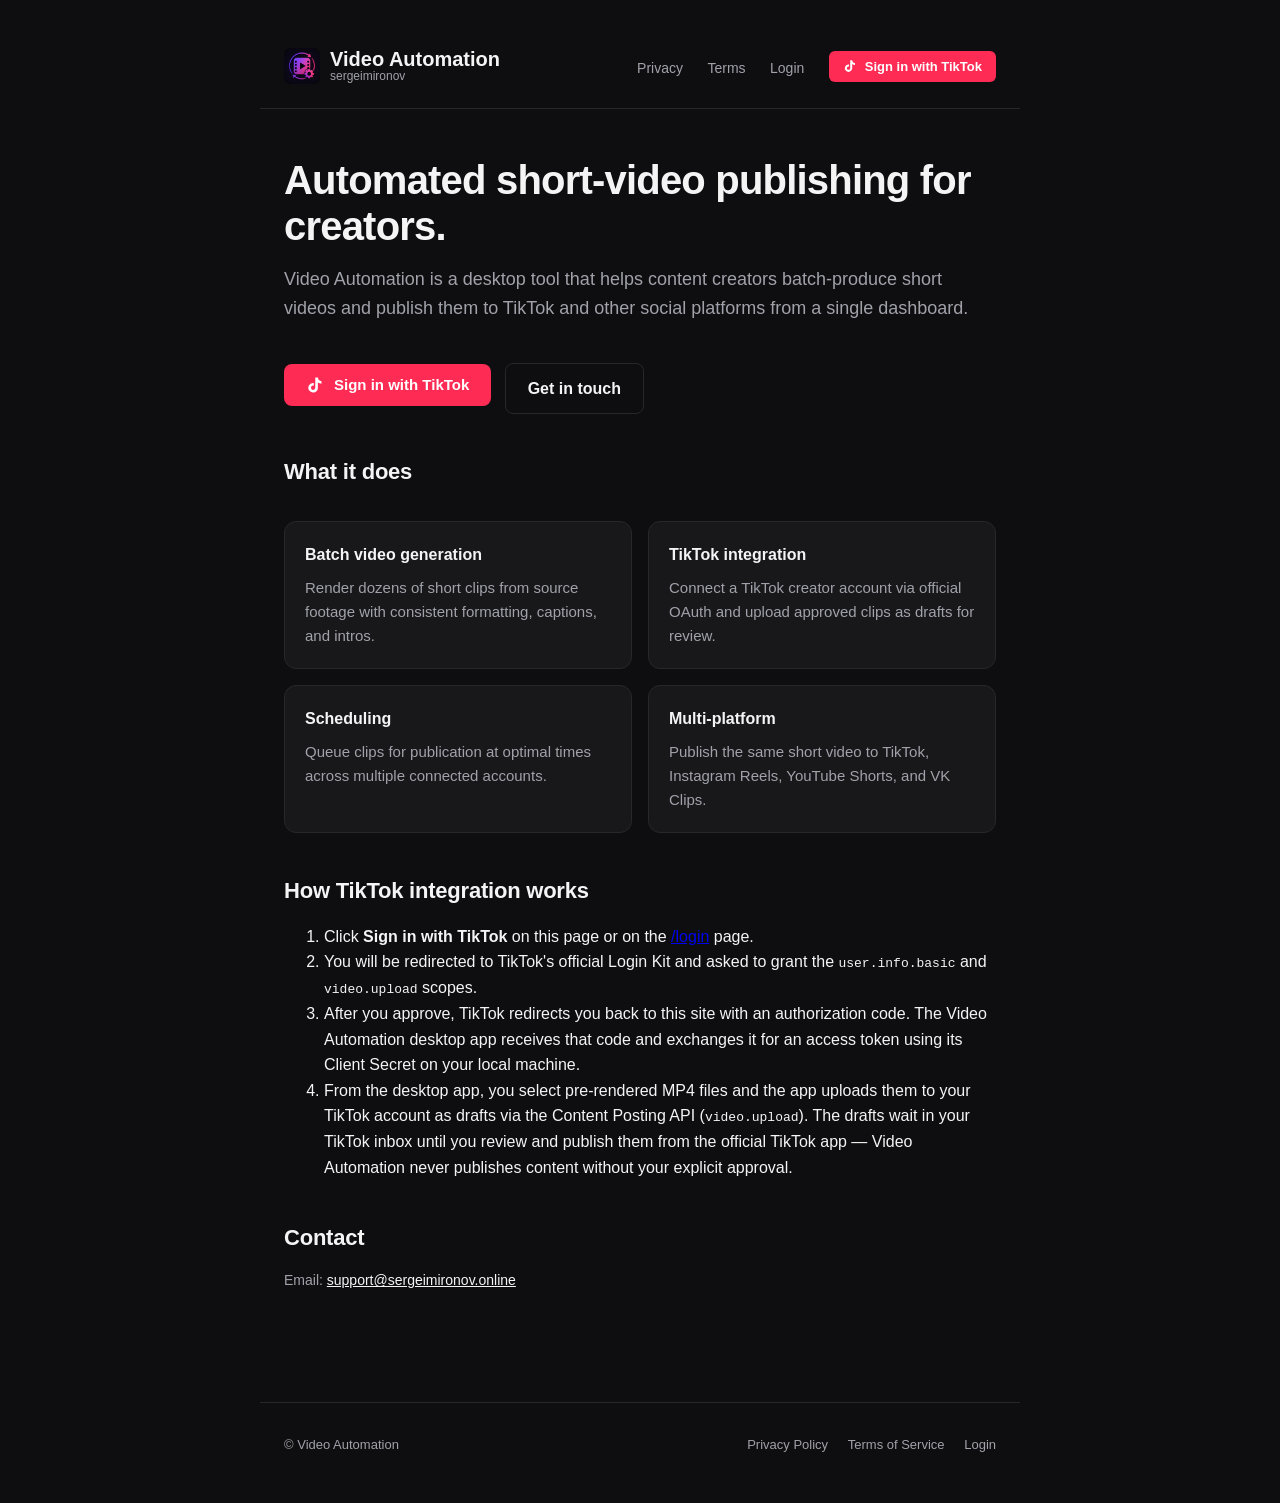
<file: index.html>
<!DOCTYPE html>
<html lang="en">
<head>
  <meta charset="UTF-8" />
  <meta name="viewport" content="width=device-width, initial-scale=1.0" />
  <title>Video Automation (sergeimironov) — Automated short-video publishing</title>
  <meta name="description" content="Video Automation (TikTok app: sergeimironov) helps creators generate, schedule, and publish short videos to TikTok and other platforms." />
  <link rel="icon" type="image/png" sizes="32x32" href="favicon-32.png" />
  <link rel="icon" type="image/png" sizes="16x16" href="favicon-16.png" />
  <link rel="shortcut icon" href="favicon.ico" />
  <link rel="apple-touch-icon" sizes="180x180" href="apple-touch-icon.png" />
  <link rel="stylesheet" href="style.css" />
</head>
<body>
  <header>
    <a href="index.html" class="logo">
      <img src="icon.png" alt="Video Automation (sergeimironov) icon" class="logo-img" />
      <span class="logo-text">
        Video Automation
        <span class="logo-sub">sergeimironov</span>
      </span>
    </a>
    <nav>
      <a href="privacy.html">Privacy</a>
      <a href="terms.html">Terms</a>
      <a href="login.html">Login</a>
      <button type="button" class="tiktok-cta-nav" id="header-login-btn" aria-label="Sign in with TikTok">
        <svg viewBox="0 0 24 24" fill="currentColor" aria-hidden="true"><path d="M19.589 6.686a4.793 4.793 0 0 1-3.77-4.245V2h-3.445v13.672a2.896 2.896 0 0 1-5.201 1.743l-.002-.001.002.001a2.895 2.895 0 0 1 3.183-4.51v-3.5a6.329 6.329 0 0 0-5.394 10.692 6.33 6.33 0 0 0 10.857-4.424V8.687a8.182 8.182 0 0 0 4.773 1.526V6.79a4.831 4.831 0 0 1-1.003-.104z"/></svg>
        Sign in with TikTok
      </button>
    </nav>
  </header>

  <main>
    <div id="callback-banner" class="callback-banner" hidden>
      <h2 id="callback-title">Authorization complete</h2>
      <p id="callback-message" class="muted">You can now return to the Video Automation app. This window can be closed.</p>
      <p class="muted" id="callback-code-wrapper" hidden>
        Authorization code (for the desktop app):
        <code id="callback-code">—</code>
      </p>
    </div>

    <h1>Automated short-video publishing for creators.</h1>
    <p class="lead">
      Video Automation is a desktop tool that helps content creators batch-produce short videos and publish them to TikTok and other social platforms from a single dashboard.
    </p>

    <p>
      <button type="button" class="tiktok-cta" id="hero-login-btn" aria-label="Sign in with TikTok to connect your account">
        <svg viewBox="0 0 24 24" fill="currentColor" aria-hidden="true"><path d="M19.589 6.686a4.793 4.793 0 0 1-3.77-4.245V2h-3.445v13.672a2.896 2.896 0 0 1-5.201 1.743l-.002-.001.002.001a2.895 2.895 0 0 1 3.183-4.51v-3.5a6.329 6.329 0 0 0-5.394 10.692 6.33 6.33 0 0 0 10.857-4.424V8.687a8.182 8.182 0 0 0 4.773 1.526V6.79a4.831 4.831 0 0 1-1.003-.104z"/></svg>
        Sign in with TikTok
      </button>
      &nbsp;
      <a href="mailto:support@sergeimironov.online" class="cta cta-secondary">Get in touch</a>
    </p>

    <h2>What it does</h2>
    <div class="features">
      <div class="feature">
        <h3>Batch video generation</h3>
        <p>Render dozens of short clips from source footage with consistent formatting, captions, and intros.</p>
      </div>
      <div class="feature">
        <h3>TikTok integration</h3>
        <p>Connect a TikTok creator account via official OAuth and upload approved clips as drafts for review.</p>
      </div>
      <div class="feature">
        <h3>Scheduling</h3>
        <p>Queue clips for publication at optimal times across multiple connected accounts.</p>
      </div>
      <div class="feature">
        <h3>Multi-platform</h3>
        <p>Publish the same short video to TikTok, Instagram Reels, YouTube Shorts, and VK Clips.</p>
      </div>
    </div>

    <h2>How TikTok integration works</h2>
    <ol>
      <li>Click <strong>Sign in with TikTok</strong> on this page or on the <a href="login.html">/login</a> page.</li>
      <li>You will be redirected to TikTok's official Login Kit and asked to grant the <code>user.info.basic</code> and <code>video.upload</code> scopes.</li>
      <li>After you approve, TikTok redirects you back to this site with an authorization code. The Video Automation desktop app receives that code and exchanges it for an access token using its Client Secret on your local machine.</li>
      <li>From the desktop app, you select pre-rendered MP4 files and the app uploads them to your TikTok account as drafts via the Content Posting API (<code>video.upload</code>). The drafts wait in your TikTok inbox until you review and publish them from the official TikTok app — Video Automation never publishes content without your explicit approval.</li>
    </ol>

    <h2>Contact</h2>
    <p class="muted">
      Email: <a href="mailto:support@sergeimironov.online" style="color: var(--text);">support@sergeimironov.online</a>
    </p>
  </main>

  <footer>
    <span>© Video Automation</span>
    <span>
      <a href="privacy.html">Privacy Policy</a>
      <a href="terms.html">Terms of Service</a>
      <a href="login.html">Login</a>
    </span>
  </footer>

  <script>
    (function () {
      // TikTok Login Kit — public configuration.
      // Client Key is a public identifier (NOT a secret). Client Secret stays
      // on the desktop app side and is never sent to the browser.
      var TIKTOK_CLIENT_KEY = "aw92itiys9a4ydrm";
      var TIKTOK_REDIRECT_URI = "https://sergeimironov.online";
      var TIKTOK_SCOPES = "user.info.basic,video.upload";
      var STATE_STORAGE_KEY = "tiktok_oauth_state";

      function generateState() {
        if (window.crypto && typeof window.crypto.randomUUID === "function") {
          return window.crypto.randomUUID();
        }
        return Math.random().toString(36).slice(2) + Date.now().toString(36);
      }

      function startLogin() {
        if (!TIKTOK_CLIENT_KEY || TIKTOK_CLIENT_KEY === "REPLACE_WITH_TIKTOK_CLIENT_KEY") {
          alert("TikTok Client Key is not configured yet. Please contact support@sergeimironov.online.");
          return;
        }
        var state = generateState();
        try {
          sessionStorage.setItem(STATE_STORAGE_KEY, state);
        } catch (e) {
          // Storage disabled (private mode) — proceed; callback will warn about state mismatch.
        }
        var params = new URLSearchParams({
          client_key: TIKTOK_CLIENT_KEY,
          scope: TIKTOK_SCOPES,
          response_type: "code",
          redirect_uri: TIKTOK_REDIRECT_URI,
          state: state
        });
        window.location.href = "https://www.tiktok.com/v2/auth/authorize/?" + params.toString();
      }

      function showCallbackBanner(kind, title, message, code) {
        var banner = document.getElementById("callback-banner");
        if (!banner) return;
        banner.hidden = false;
        banner.classList.remove("success", "error");
        banner.classList.add(kind);
        document.getElementById("callback-title").textContent = title;
        document.getElementById("callback-message").textContent = message;
        var wrapper = document.getElementById("callback-code-wrapper");
        var codeEl = document.getElementById("callback-code");
        if (code) {
          wrapper.hidden = false;
          codeEl.textContent = code;
        } else {
          wrapper.hidden = true;
        }
      }

      function handleCallbackIfPresent() {
        var params = new URLSearchParams(window.location.search);
        var code = params.get("code");
        var error = params.get("error");
        var state = params.get("state");
        if (!code && !error) return;

        var expectedState = null;
        try { expectedState = sessionStorage.getItem(STATE_STORAGE_KEY); } catch (e) {}

        if (error) {
          var description = params.get("error_description") || "";
          showCallbackBanner(
            "error",
            "TikTok authorization failed",
            description ? error + ": " + description : error,
            null
          );
          return;
        }

        if (expectedState && state && state !== expectedState) {
          showCallbackBanner(
            "error",
            "State mismatch",
            "The OAuth state parameter did not match what was issued by this browser. Please retry the login from this device to prevent CSRF.",
            null
          );
          return;
        }

        try { sessionStorage.removeItem(STATE_STORAGE_KEY); } catch (e) {}

        showCallbackBanner(
          "success",
          "Connected to TikTok",
          "Authorization complete. The desktop Video Automation app picks up the code below automatically. You can close this window.",
          code
        );
      }

      var heroBtn = document.getElementById("hero-login-btn");
      var headerBtn = document.getElementById("header-login-btn");
      if (heroBtn) heroBtn.addEventListener("click", startLogin);
      if (headerBtn) headerBtn.addEventListener("click", startLogin);

      handleCallbackIfPresent();
    })();
  </script>
</body>
</html>
</file>
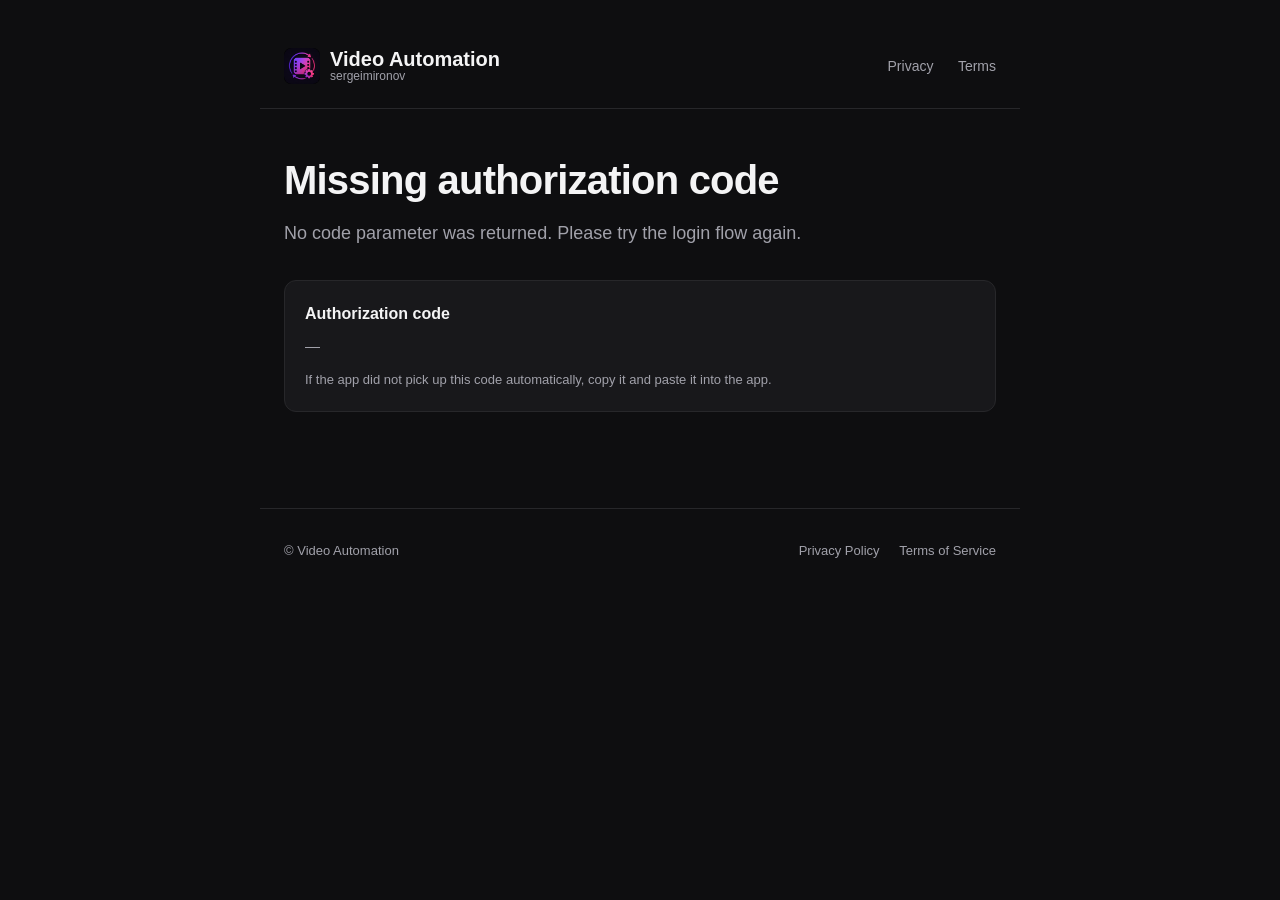
<file: callback.html>
<!DOCTYPE html>
<html lang="en">
<head>
  <meta charset="UTF-8" />
  <meta name="viewport" content="width=device-width, initial-scale=1.0" />
  <title>Authorization complete — Video Automation (sergeimironov)</title>
  <link rel="icon" type="image/png" sizes="32x32" href="favicon-32.png" />
  <link rel="icon" type="image/png" sizes="16x16" href="favicon-16.png" />
  <link rel="shortcut icon" href="favicon.ico" />
  <link rel="apple-touch-icon" sizes="180x180" href="apple-touch-icon.png" />
  <link rel="stylesheet" href="style.css" />
</head>
<body>
  <header>
    <a href="index.html" class="logo">
      <img src="icon.png" alt="Video Automation (sergeimironov) icon" class="logo-img" />
      <span class="logo-text">
        Video Automation
        <span class="logo-sub">sergeimironov</span>
      </span>
    </a>
    <nav>
      <a href="privacy.html">Privacy</a>
      <a href="terms.html">Terms</a>
    </nav>
  </header>

  <main>
    <h1 id="title">Authorization complete</h1>
    <p class="lead" id="message">You can now return to the Video Automation app. This window can be closed.</p>

    <div class="feature" style="margin-top: 24px;">
      <h3>Authorization code</h3>
      <p class="muted" style="word-break: break-all;" id="code">—</p>
      <p class="muted" style="margin-top: 12px; font-size: 13px;">
        If the app did not pick up this code automatically, copy it and paste it into the app.
      </p>
    </div>
  </main>

  <footer>
    <span>© Video Automation</span>
    <span>
      <a href="privacy.html">Privacy Policy</a>
      <a href="terms.html">Terms of Service</a>
    </span>
  </footer>

  <script>
    (function () {
      var STATE_STORAGE_KEY = 'tiktok_oauth_state';
      var params = new URLSearchParams(window.location.search);
      var code = params.get('code');
      var error = params.get('error');
      var errorDescription = params.get('error_description');
      var state = params.get('state');

      var titleEl = document.getElementById('title');
      var messageEl = document.getElementById('message');
      var codeEl = document.getElementById('code');

      var expectedState = null;
      try { expectedState = sessionStorage.getItem(STATE_STORAGE_KEY); } catch (e) {}

      if (error) {
        titleEl.textContent = 'Authorization failed';
        messageEl.textContent = errorDescription ? error + ': ' + errorDescription : error;
        codeEl.textContent = '—';
        return;
      }

      if (expectedState && state && state !== expectedState) {
        titleEl.textContent = 'State mismatch';
        messageEl.textContent = 'The OAuth state parameter did not match what was issued by this browser. Possible CSRF — please restart the login flow.';
        codeEl.textContent = '—';
        return;
      }

      try { sessionStorage.removeItem(STATE_STORAGE_KEY); } catch (e) {}

      if (code) {
        codeEl.textContent = code;
      } else {
        titleEl.textContent = 'Missing authorization code';
        messageEl.textContent = 'No code parameter was returned. Please try the login flow again.';
      }
    })();
  </script>
</body>
</html>
</file>
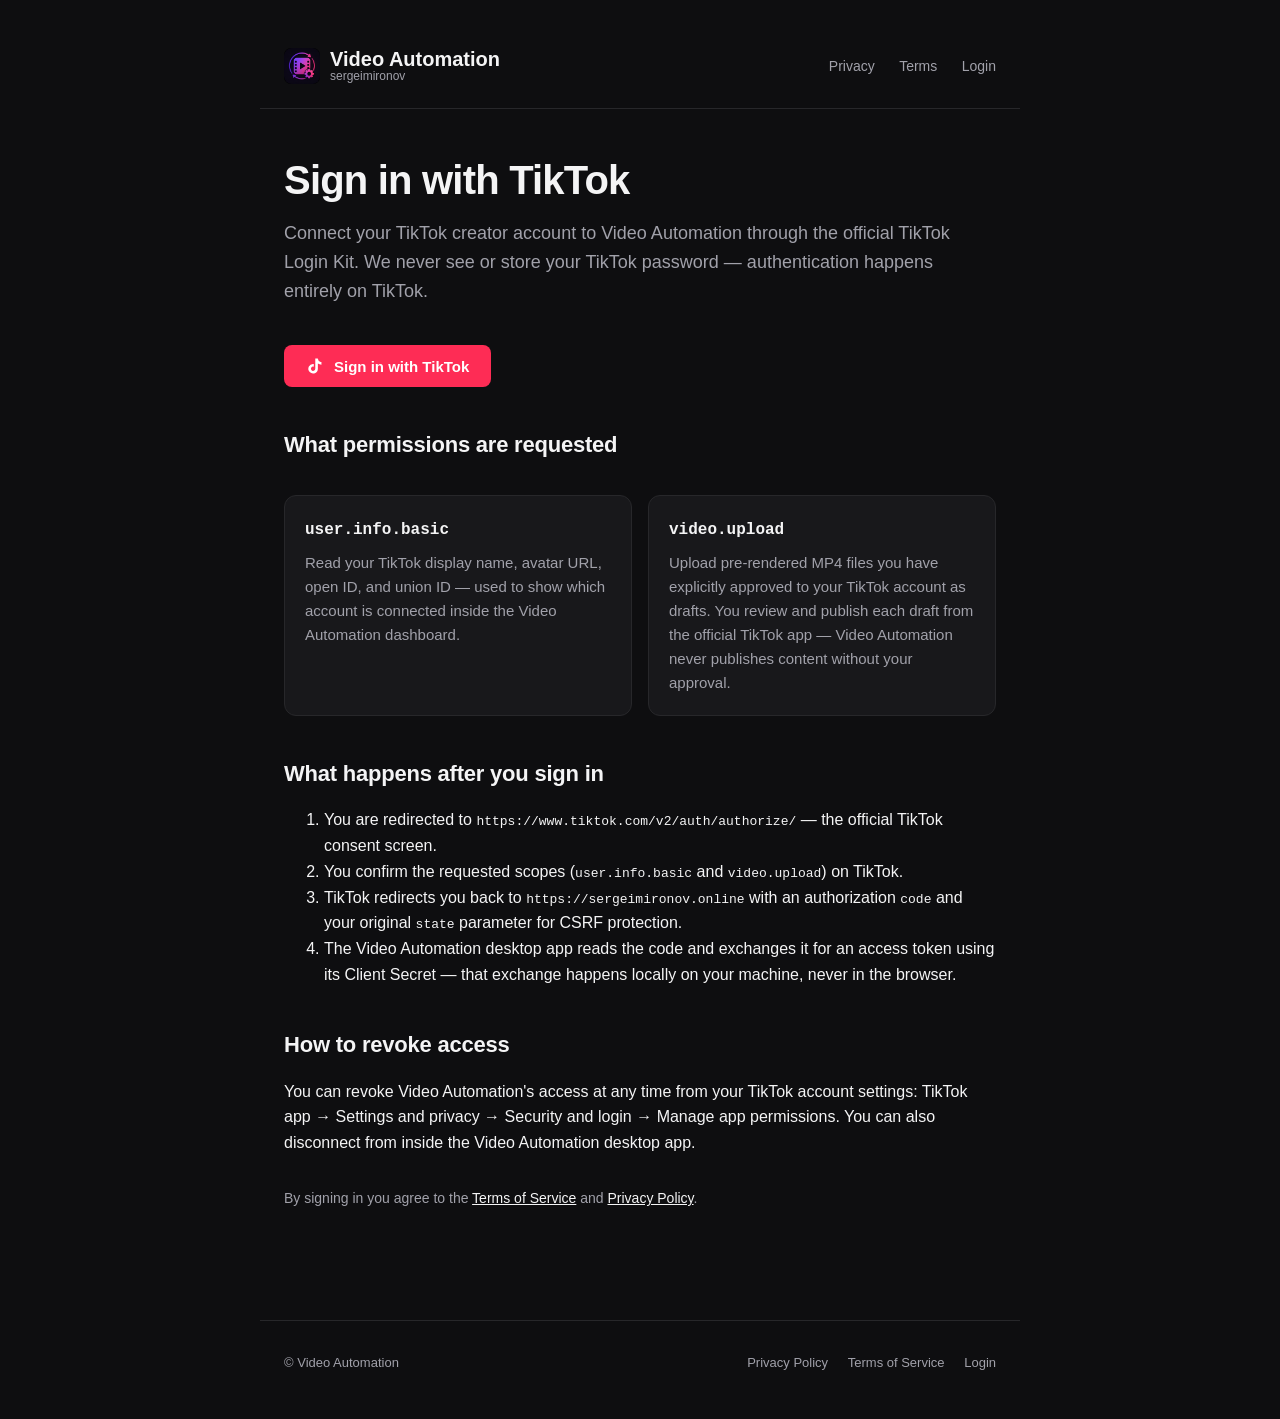
<file: login.html>
<!DOCTYPE html>
<html lang="en">
<head>
  <meta charset="UTF-8" />
  <meta name="viewport" content="width=device-width, initial-scale=1.0" />
  <title>Sign in with TikTok — Video Automation (sergeimironov)</title>
  <meta name="description" content="Sign in to Video Automation (TikTok app: sergeimironov) with your TikTok account via the official TikTok Login Kit." />
  <link rel="icon" type="image/png" sizes="32x32" href="favicon-32.png" />
  <link rel="icon" type="image/png" sizes="16x16" href="favicon-16.png" />
  <link rel="shortcut icon" href="favicon.ico" />
  <link rel="apple-touch-icon" sizes="180x180" href="apple-touch-icon.png" />
  <link rel="stylesheet" href="style.css" />
</head>
<body>
  <header>
    <a href="index.html" class="logo">
      <img src="icon.png" alt="Video Automation (sergeimironov) icon" class="logo-img" />
      <span class="logo-text">
        Video Automation
        <span class="logo-sub">sergeimironov</span>
      </span>
    </a>
    <nav>
      <a href="privacy.html">Privacy</a>
      <a href="terms.html">Terms</a>
      <a href="login.html">Login</a>
    </nav>
  </header>

  <main>
    <h1>Sign in with TikTok</h1>
    <p class="lead">
      Connect your TikTok creator account to Video Automation through the official TikTok Login Kit. We never see or store your TikTok password — authentication happens entirely on TikTok.
    </p>

    <p>
      <button type="button" class="tiktok-cta" id="login-btn" aria-label="Sign in with TikTok">
        <svg viewBox="0 0 24 24" fill="currentColor" aria-hidden="true"><path d="M19.589 6.686a4.793 4.793 0 0 1-3.77-4.245V2h-3.445v13.672a2.896 2.896 0 0 1-5.201 1.743l-.002-.001.002.001a2.895 2.895 0 0 1 3.183-4.51v-3.5a6.329 6.329 0 0 0-5.394 10.692 6.33 6.33 0 0 0 10.857-4.424V8.687a8.182 8.182 0 0 0 4.773 1.526V6.79a4.831 4.831 0 0 1-1.003-.104z"/></svg>
        Sign in with TikTok
      </button>
    </p>

    <h2>What permissions are requested</h2>
    <div class="features">
      <div class="feature">
        <h3><code>user.info.basic</code></h3>
        <p>Read your TikTok display name, avatar URL, open ID, and union ID — used to show which account is connected inside the Video Automation dashboard.</p>
      </div>
      <div class="feature">
        <h3><code>video.upload</code></h3>
        <p>Upload pre-rendered MP4 files you have explicitly approved to your TikTok account as drafts. You review and publish each draft from the official TikTok app — Video Automation never publishes content without your approval.</p>
      </div>
    </div>

    <h2>What happens after you sign in</h2>
    <ol>
      <li>You are redirected to <code>https://www.tiktok.com/v2/auth/authorize/</code> — the official TikTok consent screen.</li>
      <li>You confirm the requested scopes (<code>user.info.basic</code> and <code>video.upload</code>) on TikTok.</li>
      <li>TikTok redirects you back to <code>https://sergeimironov.online</code> with an authorization <code>code</code> and your original <code>state</code> parameter for CSRF protection.</li>
      <li>The Video Automation desktop app reads the code and exchanges it for an access token using its Client Secret — that exchange happens locally on your machine, never in the browser.</li>
    </ol>

    <h2>How to revoke access</h2>
    <p>You can revoke Video Automation's access at any time from your TikTok account settings: TikTok app → Settings and privacy → Security and login → Manage app permissions. You can also disconnect from inside the Video Automation desktop app.</p>

    <p class="muted" style="margin-top: 32px;">
      By signing in you agree to the <a href="terms.html" style="color: var(--text);">Terms of Service</a> and <a href="privacy.html" style="color: var(--text);">Privacy Policy</a>.
    </p>
  </main>

  <footer>
    <span>© Video Automation</span>
    <span>
      <a href="privacy.html">Privacy Policy</a>
      <a href="terms.html">Terms of Service</a>
      <a href="login.html">Login</a>
    </span>
  </footer>

  <script>
    (function () {
      var TIKTOK_CLIENT_KEY = "aw92itiys9a4ydrm";
      var TIKTOK_REDIRECT_URI = "https://sergeimironov.online";
      var TIKTOK_SCOPES = "user.info.basic,video.upload";
      var STATE_STORAGE_KEY = "tiktok_oauth_state";

      function generateState() {
        if (window.crypto && typeof window.crypto.randomUUID === "function") {
          return window.crypto.randomUUID();
        }
        return Math.random().toString(36).slice(2) + Date.now().toString(36);
      }

      function startLogin() {
        if (!TIKTOK_CLIENT_KEY || TIKTOK_CLIENT_KEY === "REPLACE_WITH_TIKTOK_CLIENT_KEY") {
          alert("TikTok Client Key is not configured yet. Please contact support@sergeimironov.online.");
          return;
        }
        var state = generateState();
        try {
          sessionStorage.setItem(STATE_STORAGE_KEY, state);
        } catch (e) {}
        var params = new URLSearchParams({
          client_key: TIKTOK_CLIENT_KEY,
          scope: TIKTOK_SCOPES,
          response_type: "code",
          redirect_uri: TIKTOK_REDIRECT_URI,
          state: state
        });
        window.location.href = "https://www.tiktok.com/v2/auth/authorize/?" + params.toString();
      }

      var btn = document.getElementById("login-btn");
      if (btn) btn.addEventListener("click", startLogin);
    })();
  </script>
</body>
</html>
</file>
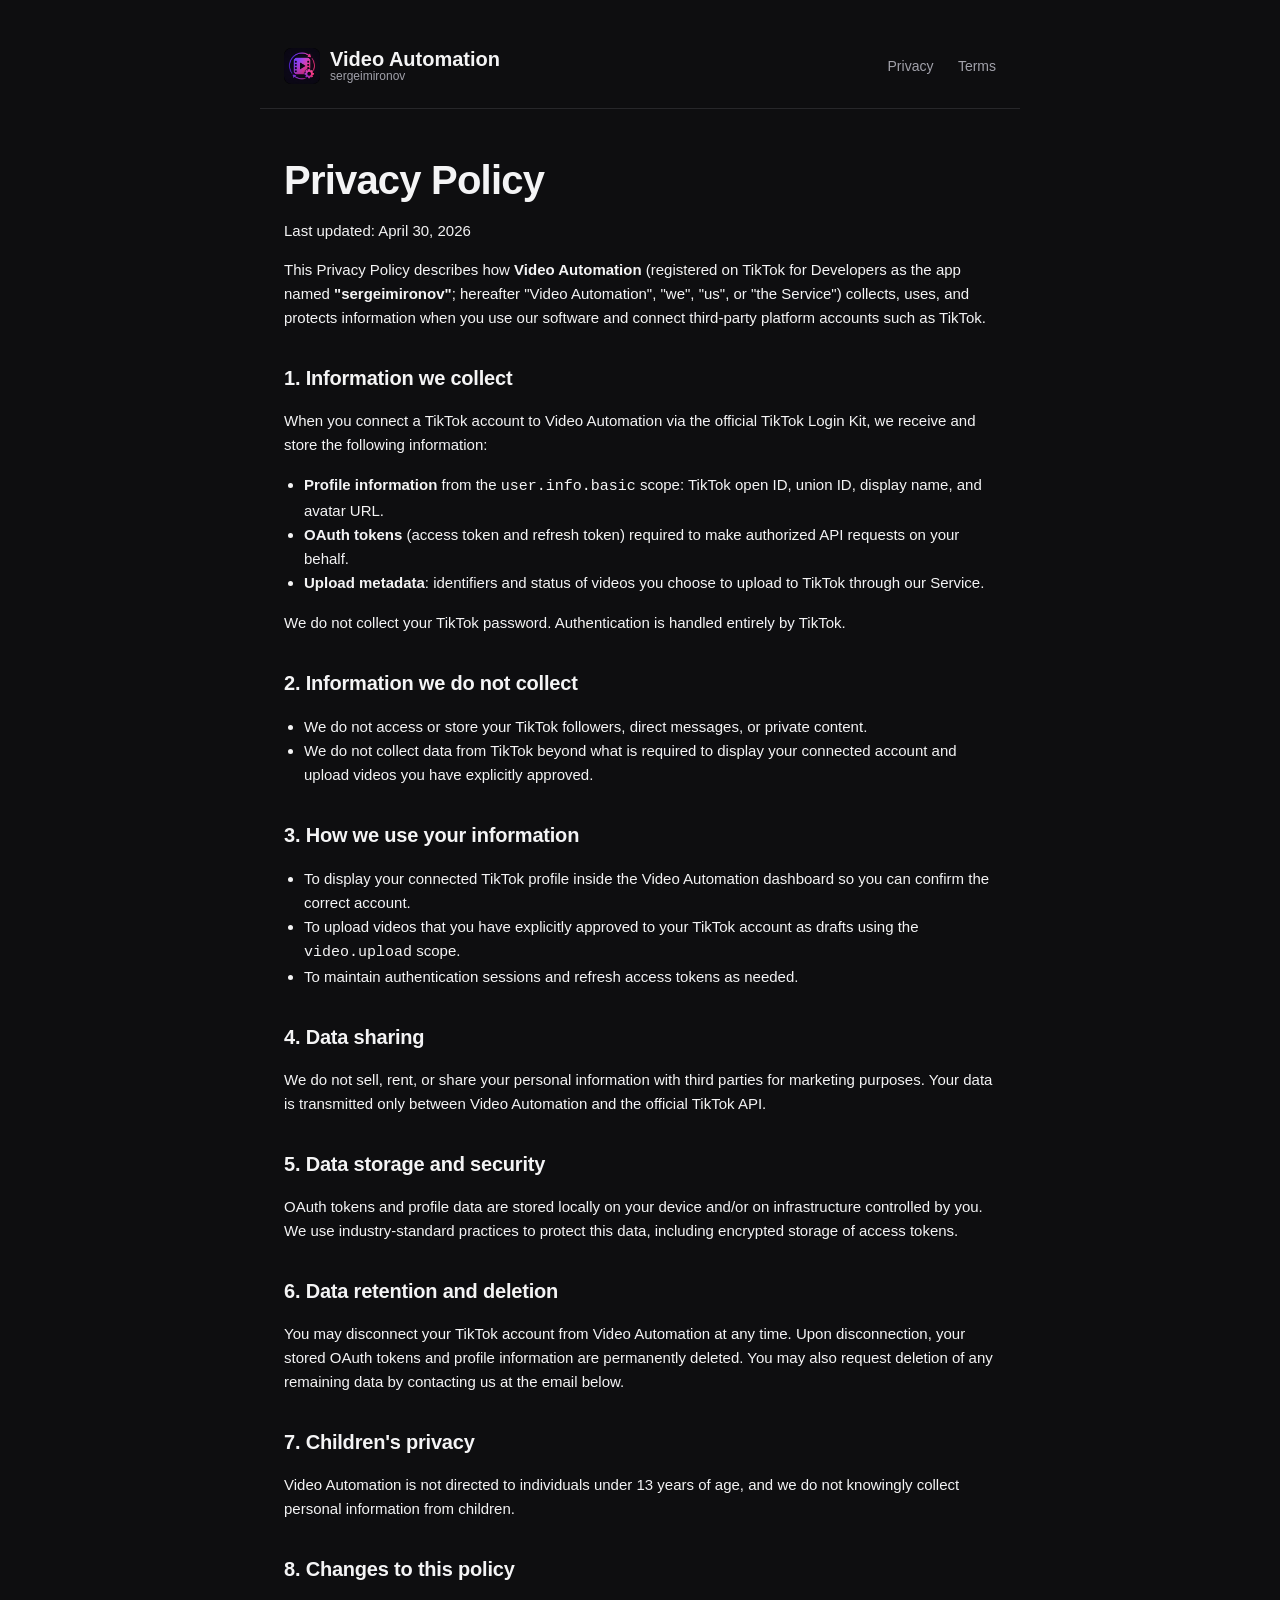
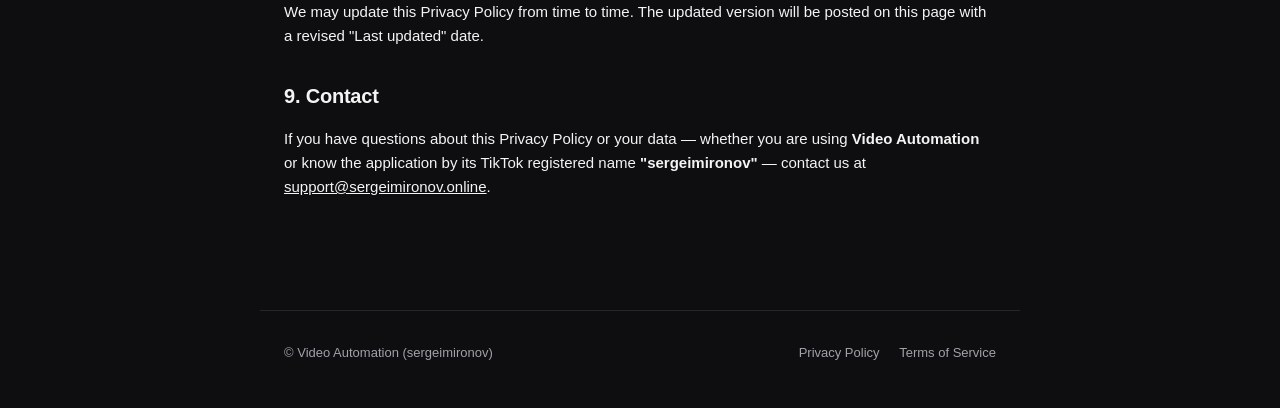
<file: privacy.html>
<!DOCTYPE html>
<html lang="en">
<head>
  <meta charset="UTF-8" />
  <meta name="viewport" content="width=device-width, initial-scale=1.0" />
  <title>Privacy Policy — Video Automation (sergeimironov)</title>
  <link rel="icon" type="image/png" sizes="32x32" href="favicon-32.png" />
  <link rel="icon" type="image/png" sizes="16x16" href="favicon-16.png" />
  <link rel="shortcut icon" href="favicon.ico" />
  <link rel="apple-touch-icon" sizes="180x180" href="apple-touch-icon.png" />
  <link rel="stylesheet" href="style.css" />
</head>
<body>
  <header>
    <a href="index.html" class="logo">
      <img src="icon.png" alt="Video Automation (sergeimironov) icon" class="logo-img" />
      <span class="logo-text">
        Video Automation
        <span class="logo-sub">sergeimironov</span>
      </span>
    </a>
    <nav>
      <a href="privacy.html">Privacy</a>
      <a href="terms.html">Terms</a>
    </nav>
  </header>

  <main class="legal">
    <h1>Privacy Policy</h1>
    <p class="muted">Last updated: April 30, 2026</p>

    <p>
      This Privacy Policy describes how <strong>Video Automation</strong> (registered on TikTok for Developers as the app named <strong>"sergeimironov"</strong>; hereafter "Video Automation", "we", "us", or "the Service") collects, uses, and protects information when you use our software and connect third-party platform accounts such as TikTok.
    </p>

    <h2>1. Information we collect</h2>
    <p>When you connect a TikTok account to Video Automation via the official TikTok Login Kit, we receive and store the following information:</p>
    <ul>
      <li><strong>Profile information</strong> from the <code>user.info.basic</code> scope: TikTok open ID, union ID, display name, and avatar URL.</li>
      <li><strong>OAuth tokens</strong> (access token and refresh token) required to make authorized API requests on your behalf.</li>
      <li><strong>Upload metadata</strong>: identifiers and status of videos you choose to upload to TikTok through our Service.</li>
    </ul>
    <p>We do not collect your TikTok password. Authentication is handled entirely by TikTok.</p>

    <h2>2. Information we do not collect</h2>
    <ul>
      <li>We do not access or store your TikTok followers, direct messages, or private content.</li>
      <li>We do not collect data from TikTok beyond what is required to display your connected account and upload videos you have explicitly approved.</li>
    </ul>

    <h2>3. How we use your information</h2>
    <ul>
      <li>To display your connected TikTok profile inside the Video Automation dashboard so you can confirm the correct account.</li>
      <li>To upload videos that you have explicitly approved to your TikTok account as drafts using the <code>video.upload</code> scope.</li>
      <li>To maintain authentication sessions and refresh access tokens as needed.</li>
    </ul>

    <h2>4. Data sharing</h2>
    <p>We do not sell, rent, or share your personal information with third parties for marketing purposes. Your data is transmitted only between Video Automation and the official TikTok API.</p>

    <h2>5. Data storage and security</h2>
    <p>OAuth tokens and profile data are stored locally on your device and/or on infrastructure controlled by you. We use industry-standard practices to protect this data, including encrypted storage of access tokens.</p>

    <h2>6. Data retention and deletion</h2>
    <p>You may disconnect your TikTok account from Video Automation at any time. Upon disconnection, your stored OAuth tokens and profile information are permanently deleted. You may also request deletion of any remaining data by contacting us at the email below.</p>

    <h2>7. Children's privacy</h2>
    <p>Video Automation is not directed to individuals under 13 years of age, and we do not knowingly collect personal information from children.</p>

    <h2>8. Changes to this policy</h2>
    <p>We may update this Privacy Policy from time to time. The updated version will be posted on this page with a revised "Last updated" date.</p>

    <h2>9. Contact</h2>
    <p>If you have questions about this Privacy Policy or your data — whether you are using <strong>Video Automation</strong> or know the application by its TikTok registered name <strong>"sergeimironov"</strong> — contact us at <a href="mailto:support@sergeimironov.online" style="color: var(--text);">support@sergeimironov.online</a>.</p>
  </main>

  <footer>
    <span>© Video Automation (sergeimironov)</span>
    <span>
      <a href="privacy.html">Privacy Policy</a>
      <a href="terms.html">Terms of Service</a>
    </span>
  </footer>
</body>
</html>
</file>
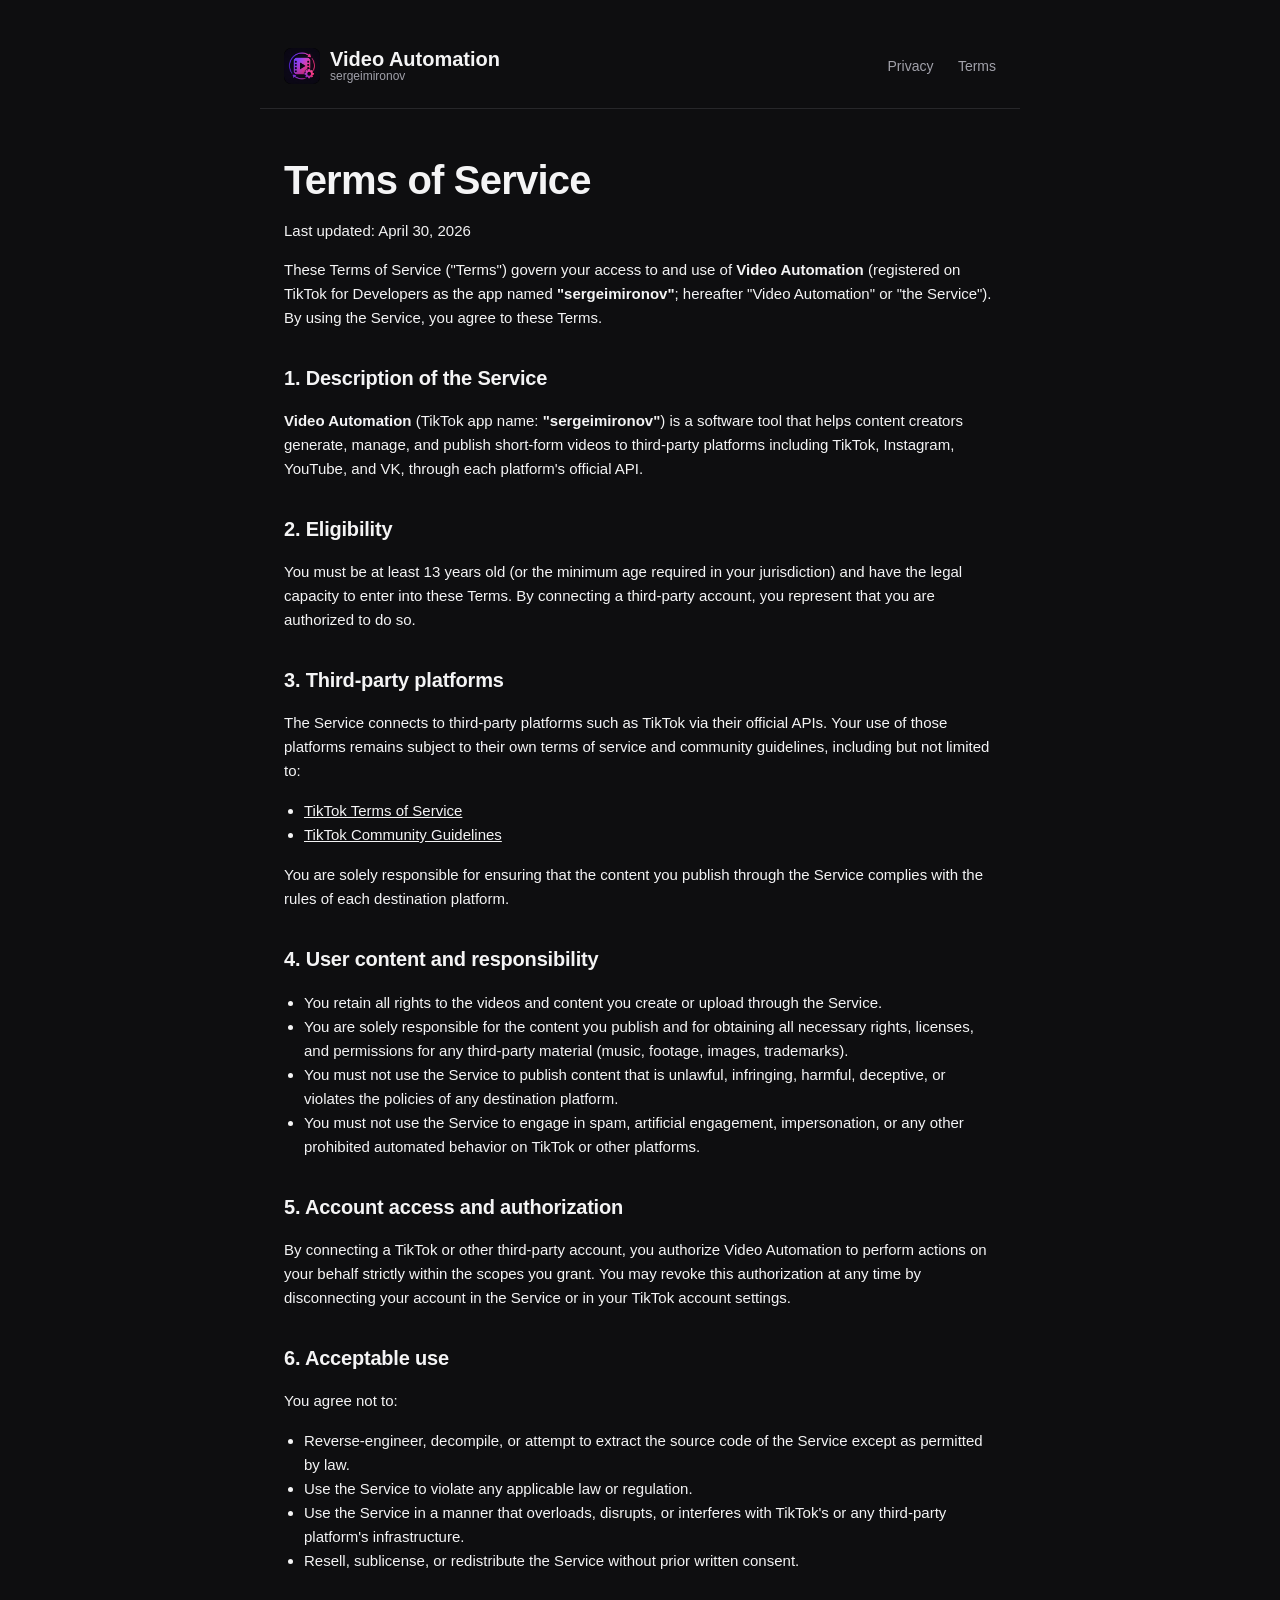
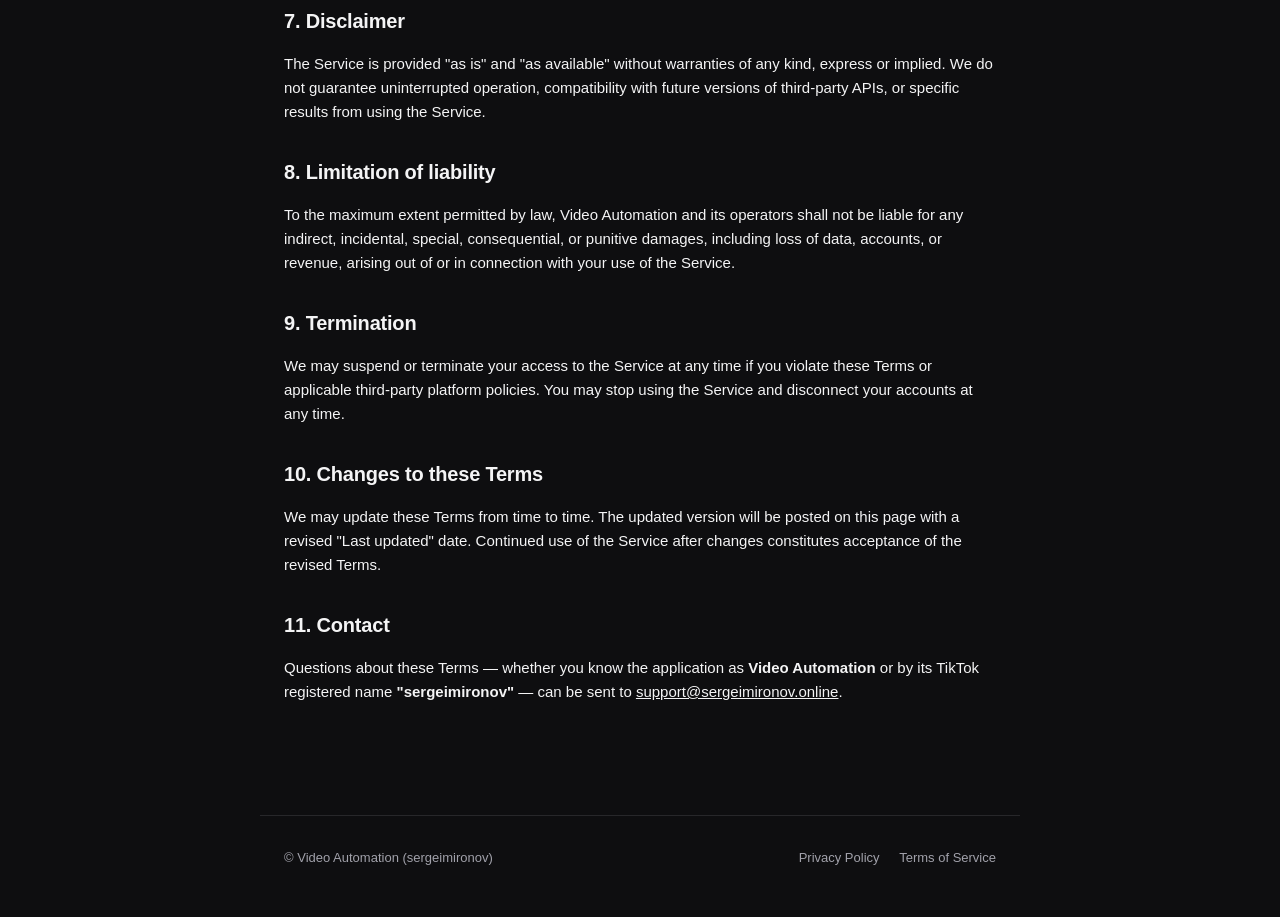
<file: terms.html>
<!DOCTYPE html>
<html lang="en">
<head>
  <meta charset="UTF-8" />
  <meta name="viewport" content="width=device-width, initial-scale=1.0" />
  <title>Terms of Service — Video Automation (sergeimironov)</title>
  <link rel="icon" type="image/png" sizes="32x32" href="favicon-32.png" />
  <link rel="icon" type="image/png" sizes="16x16" href="favicon-16.png" />
  <link rel="shortcut icon" href="favicon.ico" />
  <link rel="apple-touch-icon" sizes="180x180" href="apple-touch-icon.png" />
  <link rel="stylesheet" href="style.css" />
</head>
<body>
  <header>
    <a href="index.html" class="logo">
      <img src="icon.png" alt="Video Automation (sergeimironov) icon" class="logo-img" />
      <span class="logo-text">
        Video Automation
        <span class="logo-sub">sergeimironov</span>
      </span>
    </a>
    <nav>
      <a href="privacy.html">Privacy</a>
      <a href="terms.html">Terms</a>
    </nav>
  </header>

  <main class="legal">
    <h1>Terms of Service</h1>
    <p class="muted">Last updated: April 30, 2026</p>

    <p>
      These Terms of Service ("Terms") govern your access to and use of <strong>Video Automation</strong> (registered on TikTok for Developers as the app named <strong>"sergeimironov"</strong>; hereafter "Video Automation" or "the Service"). By using the Service, you agree to these Terms.
    </p>

    <h2>1. Description of the Service</h2>
    <p><strong>Video Automation</strong> (TikTok app name: <strong>"sergeimironov"</strong>) is a software tool that helps content creators generate, manage, and publish short-form videos to third-party platforms including TikTok, Instagram, YouTube, and VK, through each platform's official API.</p>

    <h2>2. Eligibility</h2>
    <p>You must be at least 13 years old (or the minimum age required in your jurisdiction) and have the legal capacity to enter into these Terms. By connecting a third-party account, you represent that you are authorized to do so.</p>

    <h2>3. Third-party platforms</h2>
    <p>The Service connects to third-party platforms such as TikTok via their official APIs. Your use of those platforms remains subject to their own terms of service and community guidelines, including but not limited to:</p>
    <ul>
      <li><a href="https://www.tiktok.com/legal/terms-of-service" style="color: var(--text);">TikTok Terms of Service</a></li>
      <li><a href="https://www.tiktok.com/community-guidelines" style="color: var(--text);">TikTok Community Guidelines</a></li>
    </ul>
    <p>You are solely responsible for ensuring that the content you publish through the Service complies with the rules of each destination platform.</p>

    <h2>4. User content and responsibility</h2>
    <ul>
      <li>You retain all rights to the videos and content you create or upload through the Service.</li>
      <li>You are solely responsible for the content you publish and for obtaining all necessary rights, licenses, and permissions for any third-party material (music, footage, images, trademarks).</li>
      <li>You must not use the Service to publish content that is unlawful, infringing, harmful, deceptive, or violates the policies of any destination platform.</li>
      <li>You must not use the Service to engage in spam, artificial engagement, impersonation, or any other prohibited automated behavior on TikTok or other platforms.</li>
    </ul>

    <h2>5. Account access and authorization</h2>
    <p>By connecting a TikTok or other third-party account, you authorize Video Automation to perform actions on your behalf strictly within the scopes you grant. You may revoke this authorization at any time by disconnecting your account in the Service or in your TikTok account settings.</p>

    <h2>6. Acceptable use</h2>
    <p>You agree not to:</p>
    <ul>
      <li>Reverse-engineer, decompile, or attempt to extract the source code of the Service except as permitted by law.</li>
      <li>Use the Service to violate any applicable law or regulation.</li>
      <li>Use the Service in a manner that overloads, disrupts, or interferes with TikTok's or any third-party platform's infrastructure.</li>
      <li>Resell, sublicense, or redistribute the Service without prior written consent.</li>
    </ul>

    <h2>7. Disclaimer</h2>
    <p>The Service is provided "as is" and "as available" without warranties of any kind, express or implied. We do not guarantee uninterrupted operation, compatibility with future versions of third-party APIs, or specific results from using the Service.</p>

    <h2>8. Limitation of liability</h2>
    <p>To the maximum extent permitted by law, Video Automation and its operators shall not be liable for any indirect, incidental, special, consequential, or punitive damages, including loss of data, accounts, or revenue, arising out of or in connection with your use of the Service.</p>

    <h2>9. Termination</h2>
    <p>We may suspend or terminate your access to the Service at any time if you violate these Terms or applicable third-party platform policies. You may stop using the Service and disconnect your accounts at any time.</p>

    <h2>10. Changes to these Terms</h2>
    <p>We may update these Terms from time to time. The updated version will be posted on this page with a revised "Last updated" date. Continued use of the Service after changes constitutes acceptance of the revised Terms.</p>

    <h2>11. Contact</h2>
    <p>Questions about these Terms — whether you know the application as <strong>Video Automation</strong> or by its TikTok registered name <strong>"sergeimironov"</strong> — can be sent to <a href="mailto:support@sergeimironov.online" style="color: var(--text);">support@sergeimironov.online</a>.</p>
  </main>

  <footer>
    <span>© Video Automation (sergeimironov)</span>
    <span>
      <a href="privacy.html">Privacy Policy</a>
      <a href="terms.html">Terms of Service</a>
    </span>
  </footer>
</body>
</html>
</file>
<file: style.css>
:root {
  --bg: #0e0e10;
  --surface: #18181b;
  --text: #f4f4f5;
  --muted: #a1a1aa;
  --accent: #fe2c55;
  --border: #27272a;
  --max: 760px;
}

* { box-sizing: border-box; }

html, body {
  margin: 0;
  padding: 0;
  background: var(--bg);
  color: var(--text);
  font-family: -apple-system, BlinkMacSystemFont, "Segoe UI", Roboto, Helvetica, Arial, sans-serif;
  line-height: 1.6;
  -webkit-font-smoothing: antialiased;
}

header, main, footer {
  max-width: var(--max);
  margin: 0 auto;
  padding: 0 24px;
}

header {
  padding-top: 48px;
  padding-bottom: 24px;
  border-bottom: 1px solid var(--border);
  display: flex;
  align-items: center;
  justify-content: space-between;
  gap: 16px;
}

.logo {
  font-weight: 700;
  font-size: 20px;
  color: var(--text);
  text-decoration: none;
  display: inline-flex;
  align-items: center;
  gap: 10px;
}

.logo-img {
  width: 36px;
  height: 36px;
  border-radius: 7px;
  display: block;
}

.logo-text {
  display: inline-flex;
  flex-direction: column;
  line-height: 1.1;
}

.logo-sub {
  font-weight: 500;
  font-size: 12px;
  color: var(--muted);
  letter-spacing: 0;
}

nav a {
  color: var(--muted);
  text-decoration: none;
  margin-left: 20px;
  font-size: 14px;
}

nav a:hover { color: var(--text); }

main { padding: 48px 24px 96px; }

h1 {
  font-size: 40px;
  line-height: 1.15;
  margin: 0 0 16px;
  letter-spacing: -0.02em;
}

h2 {
  font-size: 22px;
  margin: 40px 0 12px;
  letter-spacing: -0.01em;
}

h3 {
  font-size: 16px;
  margin: 24px 0 8px;
  color: var(--text);
}

p, li { color: var(--text); }

.lead {
  font-size: 18px;
  color: var(--muted);
  margin: 0 0 32px;
}

.cta {
  display: inline-block;
  background: var(--accent);
  color: #fff;
  padding: 12px 22px;
  border-radius: 8px;
  text-decoration: none;
  font-weight: 600;
  margin-top: 8px;
}

.cta.cta-secondary {
  background: transparent;
  color: var(--text);
  border: 1px solid var(--border);
}

.cta.cta-secondary:hover {
  border-color: var(--accent);
  color: var(--accent);
}

.tiktok-cta {
  display: inline-flex;
  align-items: center;
  gap: 10px;
  background: var(--accent);
  color: #fff;
  padding: 12px 22px;
  border-radius: 8px;
  border: none;
  text-decoration: none;
  font-weight: 600;
  font-size: 15px;
  cursor: pointer;
  font-family: inherit;
  margin-top: 8px;
}

.tiktok-cta:hover { filter: brightness(1.08); }

.tiktok-cta svg {
  width: 18px;
  height: 18px;
  flex-shrink: 0;
}

.tiktok-cta-nav {
  display: inline-flex;
  align-items: center;
  gap: 8px;
  background: var(--accent);
  color: #fff;
  padding: 8px 14px;
  border-radius: 6px;
  border: none;
  text-decoration: none;
  font-weight: 600;
  font-size: 13px;
  cursor: pointer;
  font-family: inherit;
  margin-left: 20px;
}

.tiktok-cta-nav:hover { filter: brightness(1.08); }

.tiktok-cta-nav svg {
  width: 14px;
  height: 14px;
}

.callback-banner {
  background: var(--surface);
  border: 1px solid var(--border);
  border-radius: 12px;
  padding: 24px;
  margin: 24px 0 32px;
}

.callback-banner.success { border-color: #2f9e44; }
.callback-banner.error { border-color: var(--accent); }

.callback-banner h2 { margin-top: 0; }

.callback-banner code {
  display: block;
  background: var(--bg);
  border: 1px solid var(--border);
  border-radius: 6px;
  padding: 10px 12px;
  margin-top: 8px;
  font-size: 13px;
  word-break: break-all;
}

.features {
  display: grid;
  grid-template-columns: 1fr;
  gap: 16px;
  margin: 32px 0;
}

.feature {
  background: var(--surface);
  border: 1px solid var(--border);
  border-radius: 12px;
  padding: 20px;
}

.feature h3 { margin-top: 0; }
.feature p { color: var(--muted); margin: 0; font-size: 15px; }

.muted { color: var(--muted); font-size: 14px; }

.legal h2 { font-size: 20px; margin-top: 32px; }
.legal p, .legal li { color: var(--text); font-size: 15px; }
.legal ul { padding-left: 20px; }

footer {
  padding: 32px 24px 48px;
  border-top: 1px solid var(--border);
  color: var(--muted);
  font-size: 13px;
  display: flex;
  justify-content: space-between;
  flex-wrap: wrap;
  gap: 12px;
}

footer a { color: var(--muted); text-decoration: none; margin-left: 16px; }
footer a:hover { color: var(--text); }

@media (min-width: 640px) {
  .features { grid-template-columns: 1fr 1fr; }
}
</file>
